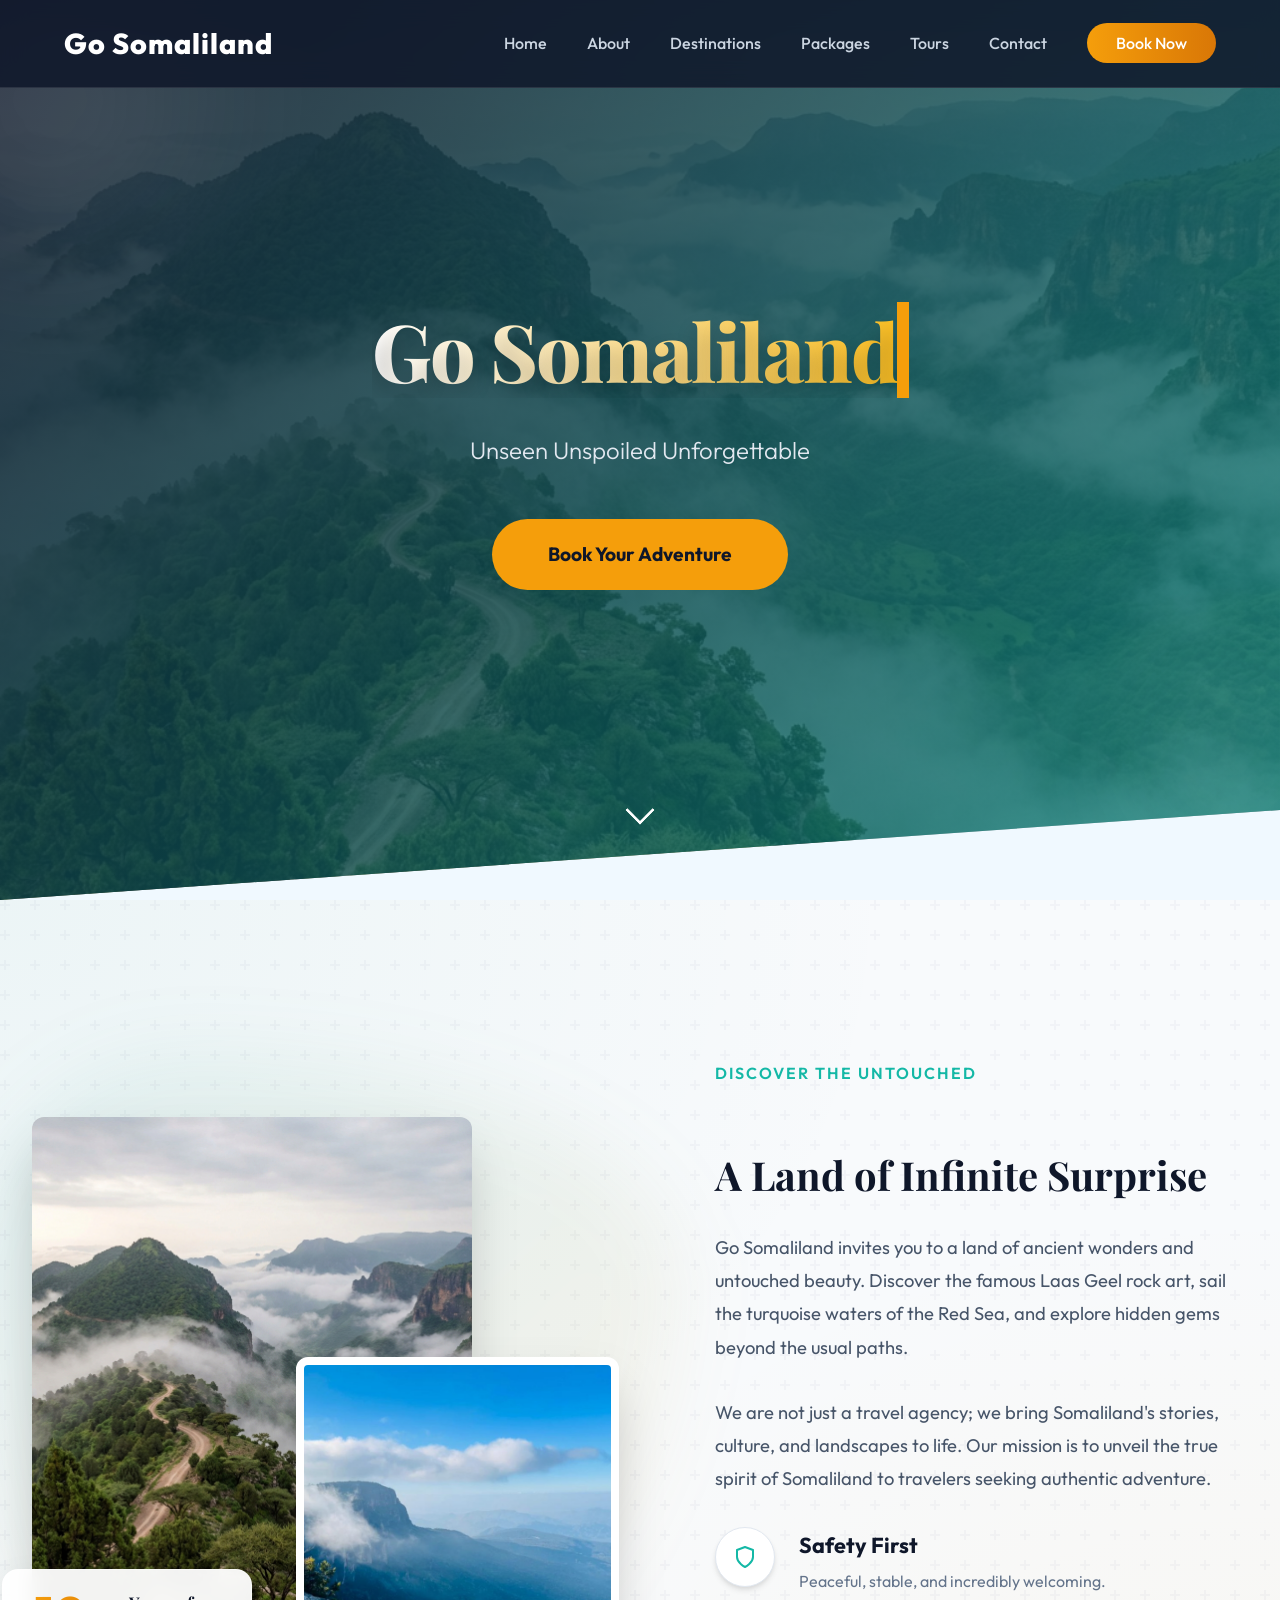
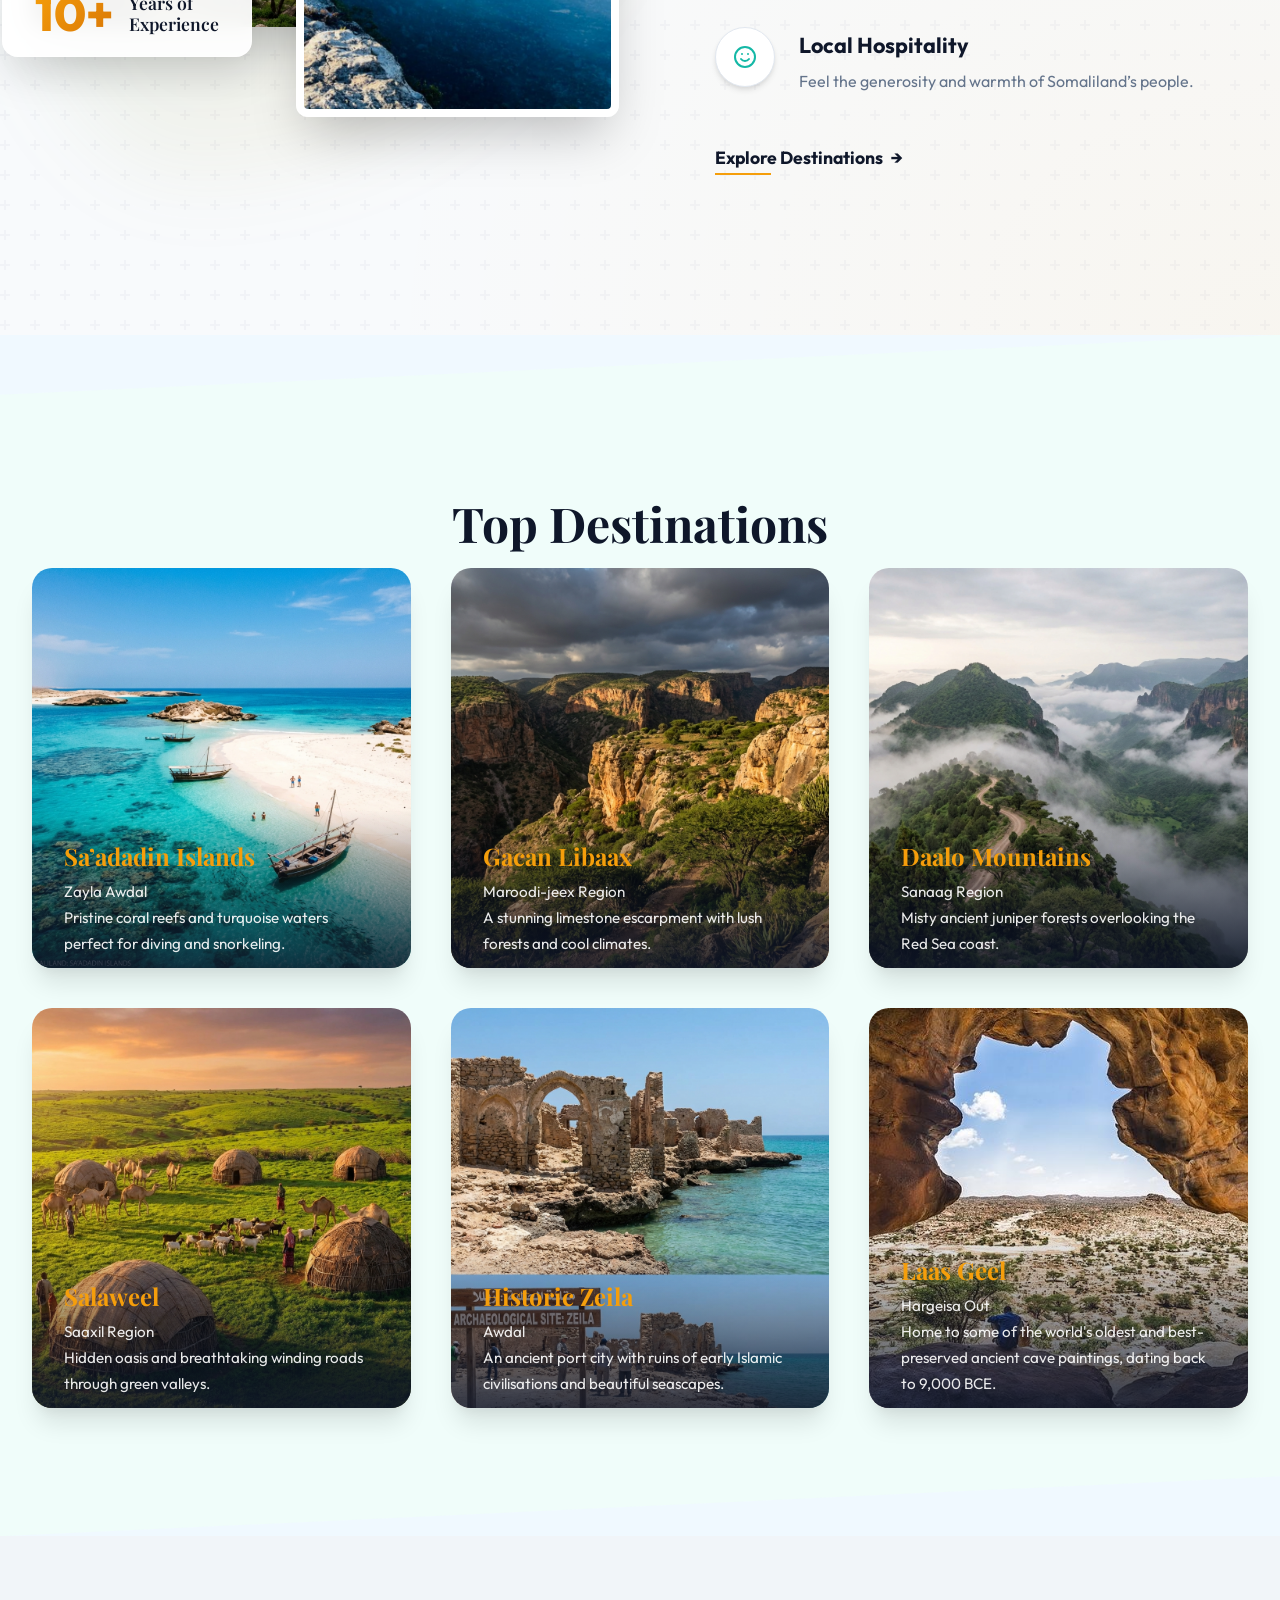
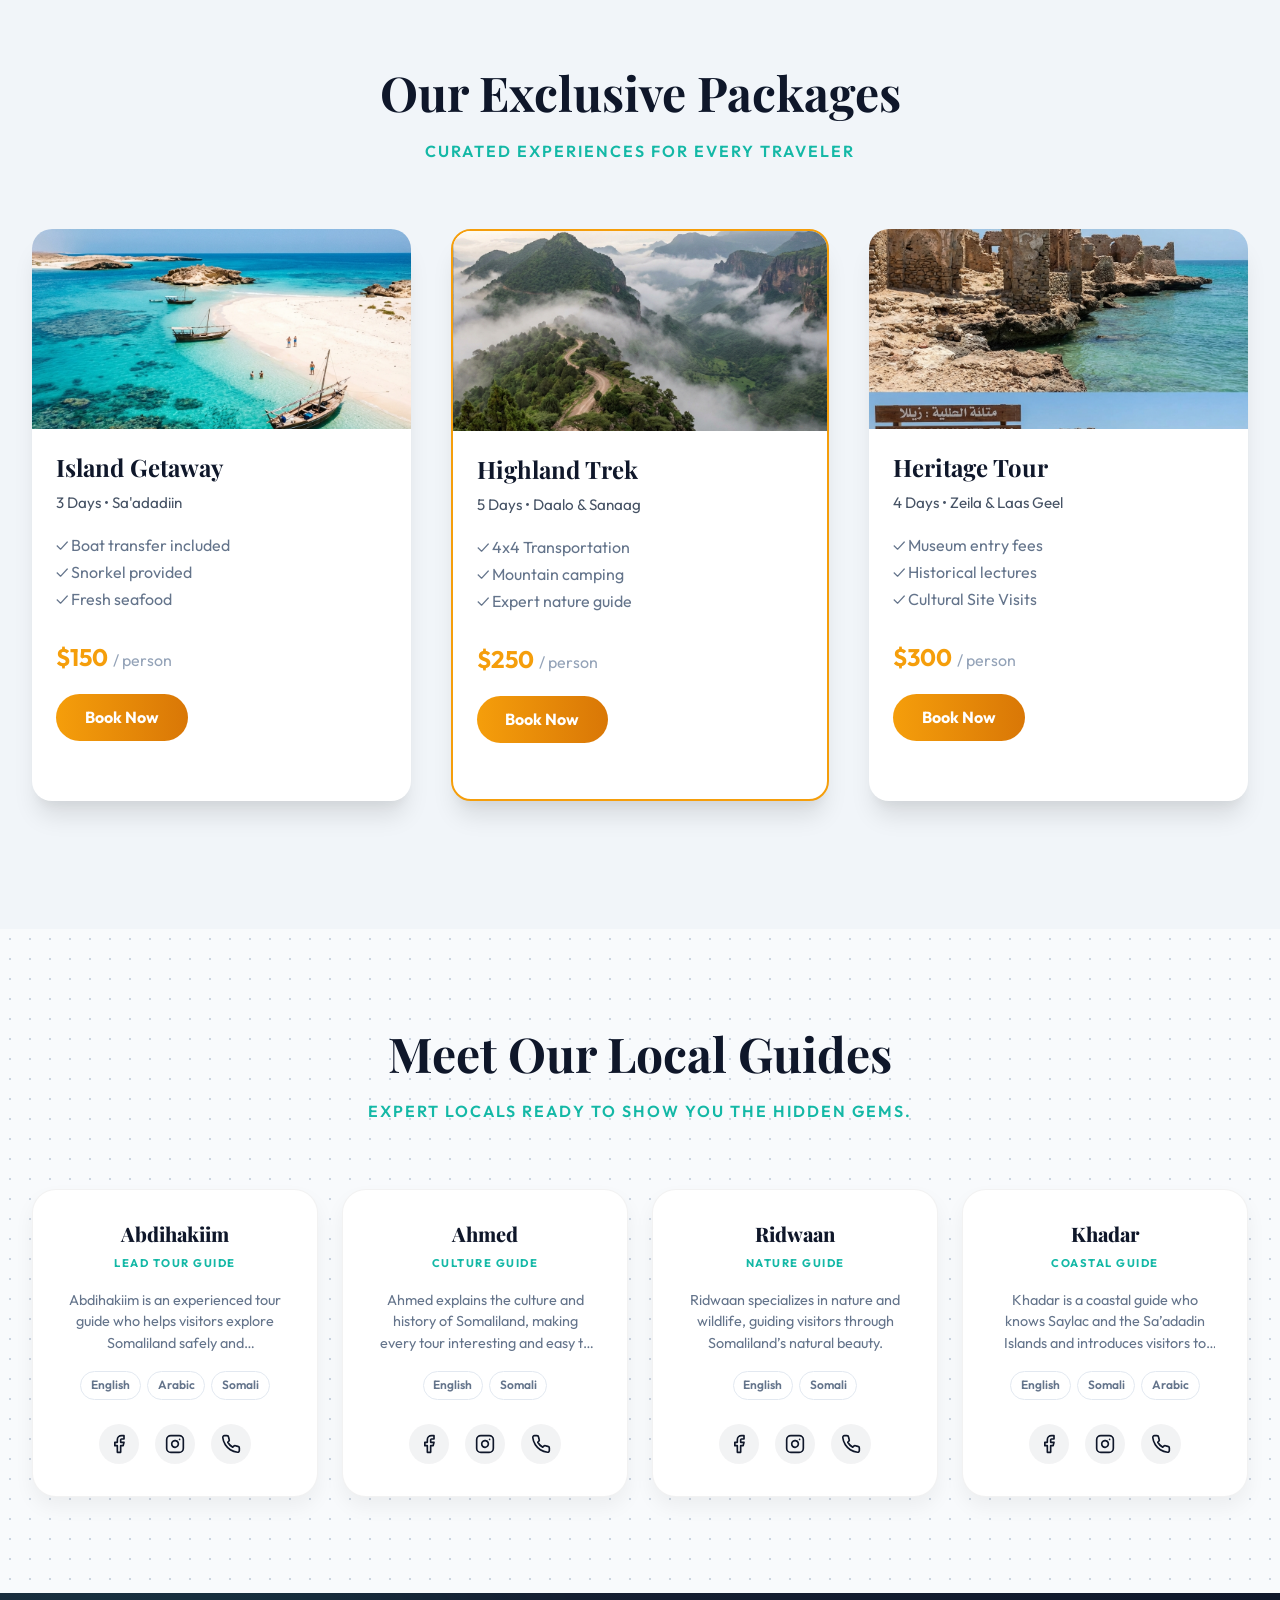
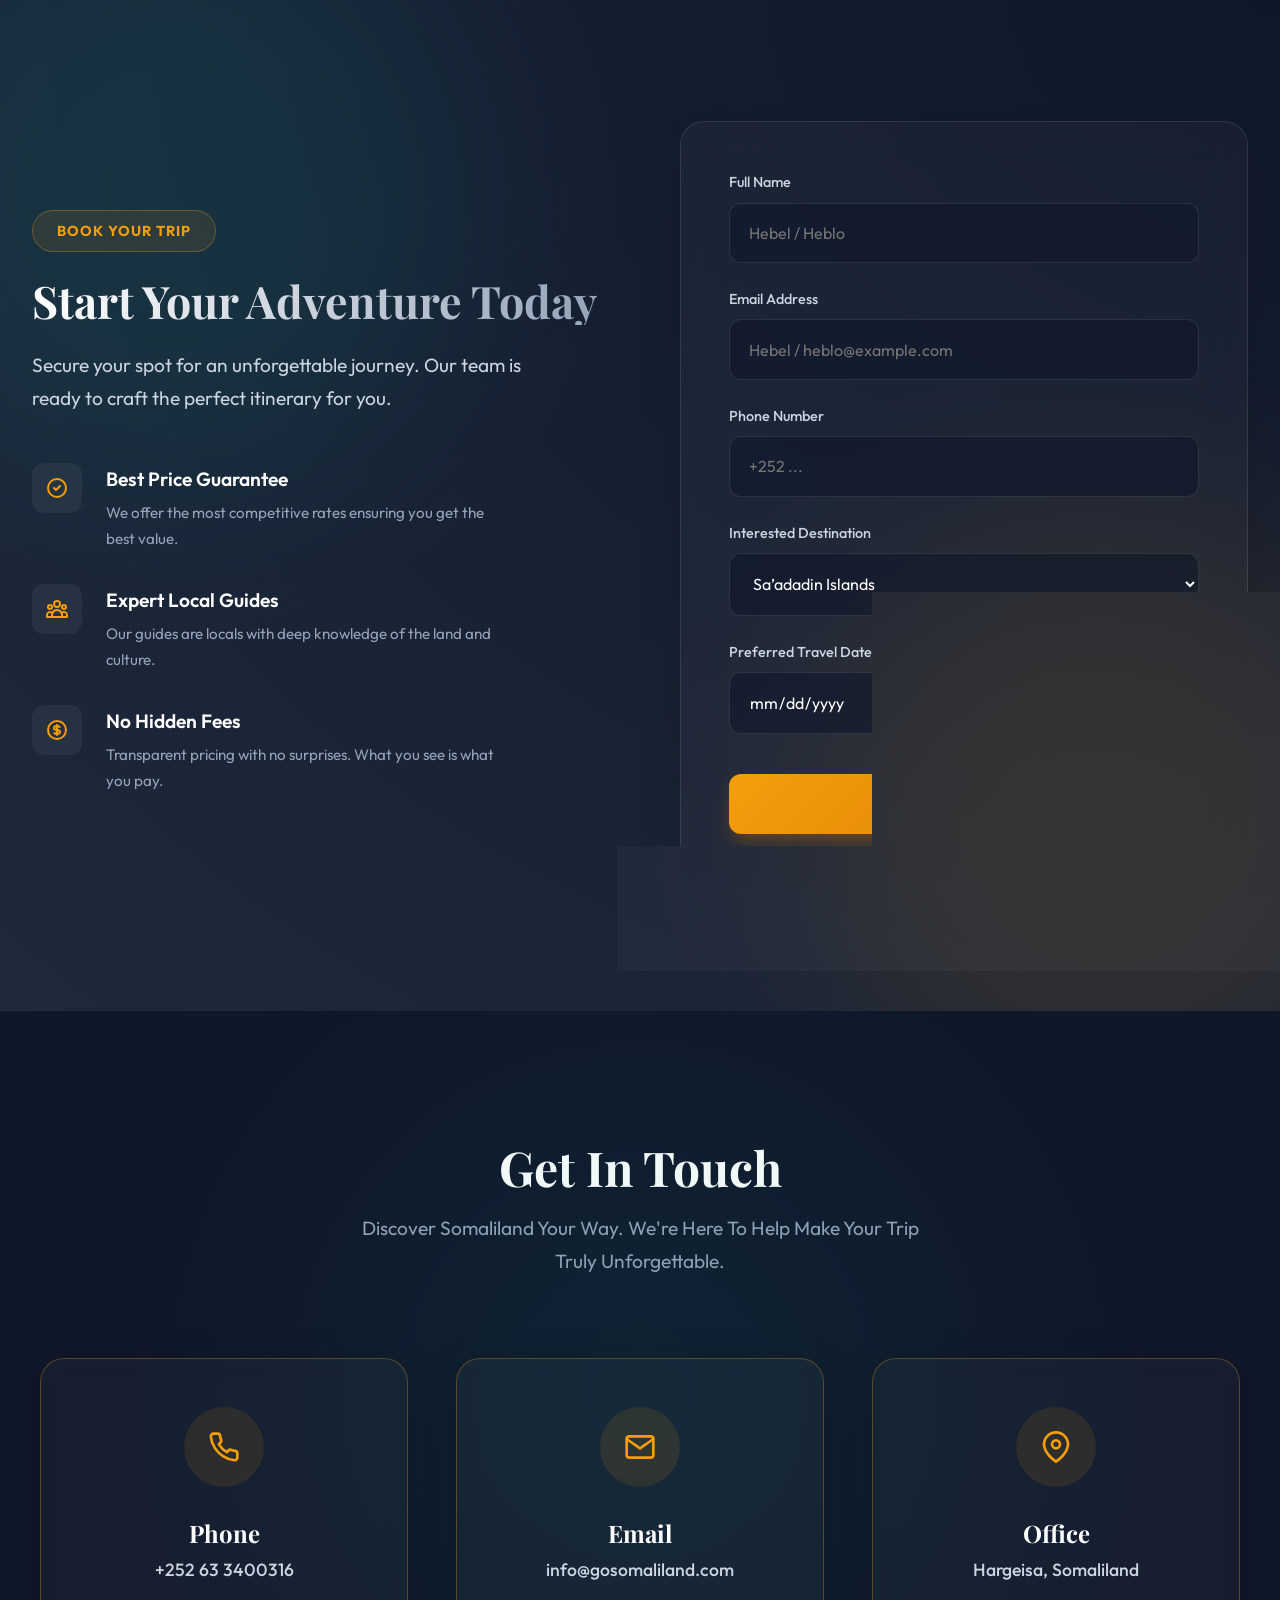
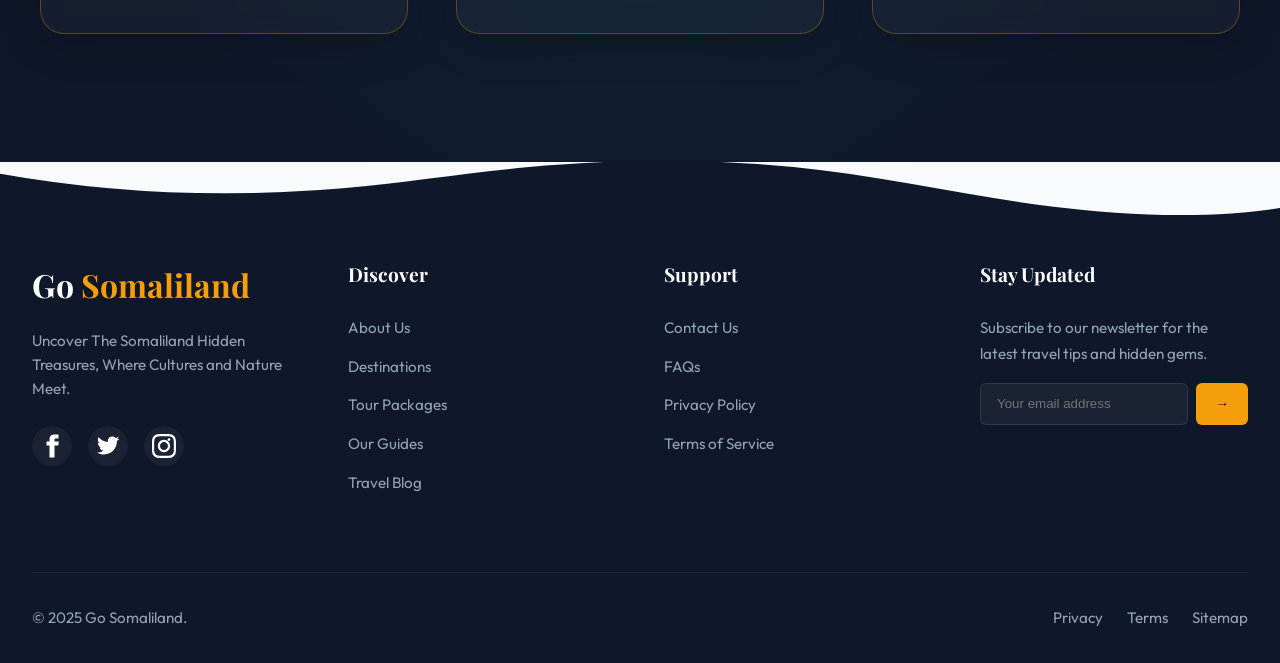
<file: index.html.html>
<!DOCTYPE html>
<html>

<head>
  <meta charset="UTF-8">
  <meta name="viewport" content="width=device-width, initial-scale=1.0">
  <title>Go Somaliland - Experience the Untouched Beauty</title>

  <meta name="author" content="Abdihakiim">
  <meta name="author" content="Ridwaan">
  <meta name="author" content="ahmed">
  <meta name="author" content="khadar">

  <link rel="stylesheet" href="style.css">
  <link rel="preconnect" href="https://fonts.googleapis.com">
  <link rel="preconnect" href="https://fonts.gstatic.com" crossorigin>
  <link
    href="https://fonts.googleapis.com/css2?family=Outfit:wght@300;400;600;700&family=Playfair+Display:ital,wght@0,600;1,600&display=swap"
    rel="stylesheet">

  <script>
    if (history.scrollRestoration) {
      history.scrollRestoration = 'manual';
    }
  </script>
</head>

<body>

  <nav class="navbar">
    <div class="logo">Go Somaliland</div>
    <ul class="nav-links">
      <li><a href="#home">Home</a></li>
      <li><a href="#about">About</a></li>
      <li><a href="#places">Destinations</a></li>
      <li><a href="#packages">Packages</a></li>
      <li><a href="#tours">Tours</a></li>
      <li><a href="#contact-info">Contact</a></li>
      <li><a href="#booking" class="btn-nav">Book Now</a></li>
    </ul>
  </nav>

  <header id="home" class="hero">
    <div class="hero-content">
      <h1 class="animate-fade-in">Go Somaliland</h1>
      <p class="animate-slide-up">Unseen Unspoiled Unforgettable</p>
      <a href="#booking" class="btn-hero animate-zoom-in">Book Your Adventure</a>
    </div>
    <div class="scroll-indicator">
      <span></span>
      <span></span>
      <span></span>
    </div>
  </header>

  <section id="about" class="about-section">
    <div class="container">
      <div class="about-wrapper">
        <div class="about-composition">
          <div class="composition-back-shape"></div>
          <div class="composition-img img-1" style="background-image: url('images/about_final.jpg');"></div>
          <div class="composition-img img-2" style="background-image: url('images/about_new.png');"></div>
          <div class="experience-badge">
            <span class="years">10+</span>
            <span class="text">Years of<br>Experience</span>
          </div>
        </div>

        <div class="about-content">
          <span class="section-subtitle" style="text-align: left;">Discover The Untouched</span>
          <h2 class="section-title" style="text-align: left; margin-bottom: 2rem;">A Land of Infinite Surprise</h2>

          <div class="about-text">
            <p>Go Somaliland invites you to a land of ancient wonders and untouched beauty. Discover the famous Laas
              Geel rock art, sail the turquoise waters of the Red Sea, and explore hidden gems beyond the usual paths.
            </p>
            <p>We are not just a travel agency; we bring Somaliland's stories, culture, and landscapes to life. Our
              mission is to unveil the true spirit of Somaliland to travelers seeking authentic adventure.</p>
          </div>

          <div class="about-features-list">
            <div class="af-item">
              <div class="af-icon">
                <svg xmlns="http://www.w3.org/2000/svg" width="24" height="24" viewBox="0 0 24 24" fill="none"
                  stroke="currentColor" stroke-width="2" stroke-linecap="round" stroke-linejoin="round">
                  <path d="M12 22s8-4 8-10V5l-8-3-8 3v7c0 6 8 10 8 10z"></path>
                </svg>
              </div>
              <div class="af-text">
                <h4>Safety First</h4>
                <p>Peaceful, stable, and incredibly welcoming.</p>
              </div>
            </div>
            <div class="af-item">
              <div class="af-icon">
                <svg xmlns="http://www.w3.org/2000/svg" width="24" height="24" viewBox="0 0 24 24" fill="none"
                  stroke="currentColor" stroke-width="2" stroke-linecap="round" stroke-linejoin="round">
                  <circle cx="12" cy="12" r="10"></circle>
                  <path d="M8 14s1.5 2 4 2 4-2 4-2"></path>
                  <line x1="9" y1="9" x2="9.01" y2="9"></line>
                  <line x1="15" y1="9" x2="15.01" y2="9"></line>
                </svg>
              </div>
              <div class="af-text">
                <h4>Local Hospitality</h4>
                <p>Feel the generosity and warmth of Somaliland’s people.</p>
              </div>
            </div>
          </div>

          <a href="#places" class="btn-text-arrow">Explore Destinations <span>&rarr;</span></a>
        </div>
      </div>
    </div>
  </section>

  <section id="places" class="places-section">
    <div class="container">
      <h2 class="section-title">Top Destinations</h2>
      <div class="places-grid">
        <div class="place-card">
          <div class="place-image" style="background-image: url('images/saadadin.png');"></div>
          <div class="place-info">
            <h3>Sa’adadin Islands</h3>
            <p class="location">Zayla Awdal</p>
            <p class="desc">Pristine coral reefs and turquoise waters perfect for diving and snorkeling.</p>
          </div>
        </div>

        <div class="place-card">
          <div class="place-image" style="background-image: url('images/gacan.png');"></div>
          <div class="place-info">
            <h3>Gacan Libaax</h3>
            <p class="location">Maroodi-jeex Region</p>
            <p class="desc">A stunning limestone escarpment with lush forests and cool climates.</p>
          </div>
        </div>

        <div class="place-card">
          <div class="place-image" style="background-image: url('images/Daalo.png');"></div>
          <div class="place-info">
            <h3>Daalo Mountains</h3>
            <p class="location">Sanaag Region</p>
            <p class="desc">Misty ancient juniper forests overlooking the Red Sea coast.</p>
          </div>
        </div>

        <div class="place-card">
          <div class="place-image" style="background-image: url('images/salaweel.png');"></div>
          <div class="place-info">
            <h3>Salaweel</h3>
            <p class="location">Saaxil Region</p>
            <p class="desc">Hidden oasis and breathtaking winding roads through green valleys.</p>
          </div>
        </div>

        <div class="place-card">
          <div class="place-image" style="background-image: url('images/saylac.png');"></div>
          <div class="place-info">
            <h3>Historic Zeila</h3>
            <p class="location">Awdal</p>
            <p class="desc">An ancient port city with ruins of early Islamic civilisations and beautiful seascapes.</p>
          </div>
        </div>

        <div class="place-card">
          <div class="place-image" style="background-image: url('images/laasgeel.png');"></div>
          <div class="place-info">
            <h3>Laas Geel</h3>
            <p class="location">Hargeisa Out</p>
            <p class="desc">Home to some of the world's oldest and best-preserved ancient cave paintings, dating back to
              9,000 BCE.</p>
          </div>
        </div>
      </div>
    </div>
  </section>

  <section id="packages" class="packages-section" style="background: #f1f5f9;">
    <div class="container">
      <h2 class="section-title">Our Exclusive Packages</h2>
      <span class="section-subtitle">Curated experiences for every traveler</span>

      <div class="places-grid">
        <div class="place-card" style="height: auto; padding-bottom: 2rem;">
          <div class="place-image" style="background-image: url('images/saadadin.png'); height: 200px;"></div>
          <div class="place-info"
            style="position: relative; transform: none; background: transparent; color: var(--text-main); padding: 1.5rem;">
            <h3 style="color: var(--primary);">Island Getaway</h3>
            <p style="color: var(--text-main); margin-bottom: 1rem;">3 Days • Sa'adadiin</p>
            <ul style="margin-bottom: 1.5rem; color: #64748b;">
              <li>✓ Boat transfer included</li>
              <li>✓ Snorkel provided</li>
              <li>✓ Fresh seafood</li>
            </ul>
            <span
              style="display: block; font-size: 1.5rem; font-weight: 700; color: var(--accent); margin-bottom: 1rem;">
              $150 <span style="font-size: 1rem; color: #94a3b8; font-weight: 400;">/ person</span>
            </span>
            <a href="#booking" class="btn-nav" style="display: inline-block; text-align: center;">Book Now</a>
          </div>
        </div>

        <div class="place-card" style="height: auto; padding-bottom: 2rem; border: 2px solid var(--accent);">
          <div class="place-image" style="background-image: url('images/Daalo.png'); height: 200px;"></div>
          <div class="place-info"
            style="position: relative; transform: none; background: transparent; color: var(--text-main); padding: 1.5rem;">
            <h3 style="color: var(--primary);">Highland Trek</h3>
            <p style="color: var(--text-main); margin-bottom: 1rem;">5 Days • Daalo & Sanaag</p>
            <ul style="margin-bottom: 1.5rem; color: #64748b;">
              <li>✓ 4x4 Transportation</li>
              <li>✓ Mountain camping</li>
              <li>✓ Expert nature guide</li>
            </ul>
            <span
              style="display: block; font-size: 1.5rem; font-weight: 700; color: var(--accent); margin-bottom: 1rem;">
              $250 <span style="font-size: 1rem; color: #94a3b8; font-weight: 400;">/ person</span>
            </span>
            <a href="#booking" class="btn-nav" style="display: inline-block; text-align: center;">Book Now</a>
          </div>
        </div>

        <div class="place-card" style="height: auto; padding-bottom: 2rem;">
          <div class="place-image" style="background-image: url('images/saylac.png'); height: 200px;"></div>
          <div class="place-info"
            style="position: relative; transform: none; background: transparent; color: var(--text-main); padding: 1.5rem;">
            <h3 style="color: var(--primary);">Heritage Tour</h3>
            <p style="color: var(--text-main); margin-bottom: 1rem;">4 Days • Zeila & Laas Geel</p>
            <ul style="margin-bottom: 1.5rem; color: #64748b;">
              <li>✓ Museum entry fees</li>
              <li>✓ Historical lectures</li>
              <li>✓ Cultural Site Visits</li>
            </ul>
            <span
              style="display: block; font-size: 1.5rem; font-weight: 700; color: var(--accent); margin-bottom: 1rem;">
              $300 <span style="font-size: 1rem; color: #94a3b8; font-weight: 400;">/ person</span>
            </span>
            <a href="#booking" class="btn-nav" style="display: inline-block; text-align: center;">Book Now</a>
          </div>
        </div>
      </div>
    </div>
  </section>

  <section id="tours" class="tours-section">
    <div class="container">
      <h2 class="section-title">Meet Our Local Guides</h2>
      <span class="section-subtitle">Expert locals ready to show you the hidden gems.</span>

      <div class="guides-grid">
        <div class="guide-card">
          <div class="guide-info">
            <h3>Abdihakiim</h3>
            <span class="role">Lead Tour Guide</span>
            <p>Abdihakiim is an experienced tour guide who helps visitors explore Somaliland safely and comfortably.</p>
            <div class="languages"><span>English</span><span>Arabic</span><span>Somali</span></div>
            <div class="guide-socials">
              <a href="#"><svg xmlns="http://www.w3.org/2000/svg" width="20" height="20" viewBox="0 0 24 24" fill="none"
                  stroke="currentColor" stroke-width="2" stroke-linecap="round" stroke-linejoin="round">
                  <path d="M18 2h-3a5 5 0 0 0-5 5v3H7v4h3v8h4v-8h3l1-4h-4V7a1 1 0 0 1 1-1h3z"></path>
                </svg></a>
              <a href="#"><svg xmlns="http://www.w3.org/2000/svg" width="20" height="20" viewBox="0 0 24 24" fill="none"
                  stroke="currentColor" stroke-width="2" stroke-linecap="round" stroke-linejoin="round">
                  <rect x="2" y="2" width="20" height="20" rx="5" ry="5"></rect>
                  <path d="M16 11.37A4 4 0 1 1 12.63 8 4 4 0 0 1 16 11.37z"></path>
                  <line x1="17.5" y1="6.5" x2="17.51" y2="6.5"></line>
                </svg></a>
              <a href="#"><svg xmlns="http://www.w3.org/2000/svg" width="20" height="20" viewBox="0 0 24 24" fill="none"
                  stroke="currentColor" stroke-width="2" stroke-linecap="round" stroke-linejoin="round">
                  <path
                    d="M22 16.92v3a2 2 0 0 1-2.18 2 19.79 19.79 0 0 1-8.63-3.07 19.5 19.5 0 0 1-6-6 19.79 19.79 0 0 1-3.07-8.67A2 2 0 0 1 4.11 2h3a2 2 0 0 1 2 1.72 12.84 12.84 0 0 0 .7 2.81 2 2 0 0 1-.45 2.11L8.09 9.91a16 16 0 0 0 6 6l1.27-1.27a2 2 0 0 1 2.11-.45 12.84 12.84 0 0 0 2.81.7A2 2 0 0 1 22 16.92z">
                  </path>
                </svg></a>
            </div>
          </div>
        </div>

        <div class="guide-card">
          <div class="guide-info">
            <h3>Ahmed</h3>
            <span class="role">Culture Guide</span>
            <p>Ahmed explains the culture and history of Somaliland, making every tour interesting and easy to
              understand.</p>
            <div class="languages"><span>English</span><span>Somali</span></div>
            <div class="guide-socials">
              <a href="#"><svg xmlns="http://www.w3.org/2000/svg" width="20" height="20" viewBox="0 0 24 24" fill="none"
                  stroke="currentColor" stroke-width="2" stroke-linecap="round" stroke-linejoin="round">
                  <path d="M18 2h-3a5 5 0 0 0-5 5v3H7v4h3v8h4v-8h3l1-4h-4V7a1 1 0 0 1 1-1h3z"></path>
                </svg></a>
              <a href="#"><svg xmlns="http://www.w3.org/2000/svg" width="20" height="20" viewBox="0 0 24 24" fill="none"
                  stroke="currentColor" stroke-width="2" stroke-linecap="round" stroke-linejoin="round">
                  <rect x="2" y="2" width="20" height="20" rx="5" ry="5"></rect>
                  <path d="M16 11.37A4 4 0 1 1 12.63 8 4 4 0 0 1 16 11.37z"></path>
                  <line x1="17.5" y1="6.5" x2="17.51" y2="6.5"></line>
                </svg></a>
              <a href="#"><svg xmlns="http://www.w3.org/2000/svg" width="20" height="20" viewBox="0 0 24 24" fill="none"
                  stroke="currentColor" stroke-width="2" stroke-linecap="round" stroke-linejoin="round">
                  <path
                    d="M22 16.92v3a2 2 0 0 1-2.18 2 19.79 19.79 0 0 1-8.63-3.07 19.5 19.5 0 0 1-6-6 19.79 19.79 0 0 1-3.07-8.67A2 2 0 0 1 4.11 2h3a2 2 0 0 1 2 1.72 12.84 12.84 0 0 0 .7 2.81 2 2 0 0 1-.45 2.11L8.09 9.91a16 16 0 0 0 6 6l1.27-1.27a2 2 0 0 1 2.11-.45 12.84 12.84 0 0 0 2.81.7A2 2 0 0 1 22 16.92z">
                  </path>
                </svg></a>
            </div>
          </div>
        </div>

        <div class="guide-card">
          <div class="guide-info">
            <h3>Ridwaan</h3>
            <span class="role">Nature Guide</span>
            <p>Ridwaan specializes in nature and wildlife, guiding visitors through Somaliland’s natural beauty.</p>
            <div class="languages"><span>English</span><span>Somali</span></div>
            <div class="guide-socials">
              <a href="#"><svg xmlns="http://www.w3.org/2000/svg" width="20" height="20" viewBox="0 0 24 24" fill="none"
                  stroke="currentColor" stroke-width="2" stroke-linecap="round" stroke-linejoin="round">
                  <path d="M18 2h-3a5 5 0 0 0-5 5v3H7v4h3v8h4v-8h3l1-4h-4V7a1 1 0 0 1 1-1h3z"></path>
                </svg></a>
              <a href="#"><svg xmlns="http://www.w3.org/2000/svg" width="20" height="20" viewBox="0 0 24 24" fill="none"
                  stroke="currentColor" stroke-width="2" stroke-linecap="round" stroke-linejoin="round">
                  <rect x="2" y="2" width="20" height="20" rx="5" ry="5"></rect>
                  <path d="M16 11.37A4 4 0 1 1 12.63 8 4 4 0 0 1 16 11.37z"></path>
                  <line x1="17.5" y1="6.5" x2="17.51" y2="6.5"></line>
                </svg></a>
              <a href="#"><svg xmlns="http://www.w3.org/2000/svg" width="20" height="20" viewBox="0 0 24 24" fill="none"
                  stroke="currentColor" stroke-width="2" stroke-linecap="round" stroke-linejoin="round">
                  <path
                    d="M22 16.92v3a2 2 0 0 1-2.18 2 19.79 19.79 0 0 1-8.63-3.07 19.5 19.5 0 0 1-6-6 19.79 19.79 0 0 1-3.07-8.67A2 2 0 0 1 4.11 2h3a2 2 0 0 1 2 1.72 12.84 12.84 0 0 0 .7 2.81 2 2 0 0 1-.45 2.11L8.09 9.91a16 16 0 0 0 6 6l1.27-1.27a2 2 0 0 1 2.11-.45 12.84 12.84 0 0 0 2.81.7A2 2 0 0 1 22 16.92z">
                  </path>
                </svg></a>
            </div>
          </div>
        </div>

        <div class="guide-card">
          <div class="guide-info">
            <h3>Khadar</h3>
            <span class="role">Coastal Guide</span>
            <p>Khadar is a coastal guide who knows Saylac and the Sa’adadin Islands and introduces visitors to
              Somaliland’s marine life.</p>
            <div class="languages"><span>English</span><span>Somali</span><span>Arabic</span></div>
            <div class="guide-socials">
              <a href="#"><svg xmlns="http://www.w3.org/2000/svg" width="20" height="20" viewBox="0 0 24 24" fill="none"
                  stroke="currentColor" stroke-width="2" stroke-linecap="round" stroke-linejoin="round">
                  <path d="M18 2h-3a5 5 0 0 0-5 5v3H7v4h3v8h4v-8h3l1-4h-4V7a1 1 0 0 1 1-1h3z"></path>
                </svg></a>
              <a href="#"><svg xmlns="http://www.w3.org/2000/svg" width="20" height="20" viewBox="0 0 24 24" fill="none"
                  stroke="currentColor" stroke-width="2" stroke-linecap="round" stroke-linejoin="round">
                  <rect x="2" y="2" width="20" height="20" rx="5" ry="5"></rect>
                  <path d="M16 11.37A4 4 0 1 1 12.63 8 4 4 0 0 1 16 11.37z"></path>
                  <line x1="17.5" y1="6.5" x2="17.51" y2="6.5"></line>
                </svg></a>
              <a href="#"><svg xmlns="http://www.w3.org/2000/svg" width="20" height="20" viewBox="0 0 24 24" fill="none"
                  stroke="currentColor" stroke-width="2" stroke-linecap="round" stroke-linejoin="round">
                  <path
                    d="M22 16.92v3a2 2 0 0 1-2.18 2 19.79 19.79 0 0 1-8.63-3.07 19.5 19.5 0 0 1-6-6 19.79 19.79 0 0 1-3.07-8.67A2 2 0 0 1 4.11 2h3a2 2 0 0 1 2 1.72 12.84 12.84 0 0 0 .7 2.81 2 2 0 0 1-.45 2.11L8.09 9.91a16 16 0 0 0 6 6l1.27-1.27a2 2 0 0 1 2.11-.45 12.84 12.84 0 0 0 2.81.7A2 2 0 0 1 22 16.92z">
                  </path>
                </svg></a>
            </div>
          </div>
        </div>
      </div>
    </div>
  </section>

  <section id="booking" class="booking-section">
    <div class="container">
      <div class="booking-wrapper">
        <div class="booking-content">
          <span class="booking-badge">Book Your Trip</span>
          <h2>Start Your Adventure Today</h2>
          <p>Secure your spot for an unforgettable journey. Our team is ready to craft the perfect itinerary for you.
          </p>

          <div class="booking-features">
            <div class="b-feature">
              <div class="b-icon">
                <svg fill="none" viewBox="0 0 24 24" stroke="currentColor">
                  <path stroke-linecap="round" stroke-linejoin="round" stroke-width="2"
                    d="M9 12l2 2 4-4m6 2a9 9 0 11-18 0 9 9 0 0118 0z" />
                </svg>
              </div>
              <div>
                <h4>Best Price Guarantee</h4>
                <p>We offer the most competitive rates ensuring you get the best value.</p>
              </div>
            </div>
            <div class="b-feature">
              <div class="b-icon">
                <svg fill="none" viewBox="0 0 24 24" stroke="currentColor">
                  <path stroke-linecap="round" stroke-linejoin="round" stroke-width="2"
                    d="M17 20h5v-2a3 3 0 00-5.356-1.857M17 20H7m10 0v-2c0-.656-.126-1.283-.356-1.857M7 20H2v-2a3 3 0 015.356-1.857M7 20v-2c0-.656.126-1.283.356-1.857m0 0a5.002 5.002 0 019.288 0M15 7a3 3 0 11-6 0 3 3 0 016 0zm6 3a2 2 0 11-4 0 2 2 0 014 0zM7 10a2 2 0 11-4 0 2 2 0 014 0z" />
                </svg>
              </div>
              <div>
                <h4>Expert Local Guides</h4>
                <p>Our guides are locals with deep knowledge of the land and culture.</p>
              </div>
            </div>
            <div class="b-feature">
              <div class="b-icon">
                <svg fill="none" viewBox="0 0 24 24" stroke="currentColor">
                  <path stroke-linecap="round" stroke-linejoin="round" stroke-width="2"
                    d="M12 8c-1.657 0-3 .895-3 2s1.343 2 3 2 3 .895 3 2-1.343 2-3 2m0-8c1.11 0 2.08.402 2.599 1M12 8V7m0 1v8m0 0v1m0-1c-1.11 0-2.08-.402-2.599-1M21 12a9 9 0 11-18 0 9 9 0 0118 0z" />
                </svg>
              </div>
              <div>
                <h4>No Hidden Fees</h4>
                <p>Transparent pricing with no surprises. What you see is what you pay.</p>
              </div>
            </div>
          </div>
        </div>

        <div class="booking-form-container">
          <form class="booking-form">
            <div class="form-group">
              <label for="name">Full Name</label>
              <input type="text" id="name" placeholder="Hebel / Heblo" required>
            </div>
            <div class="form-group">
              <label for="email">Email Address</label>
              <input type="email" id="email" placeholder="Hebel / heblo@example.com" required>
            </div>
            <div class="form-group">
              <label for="phone">Phone Number</label>
              <input type="tel" id="phone" placeholder="+252 ..." required>
            </div>
            <div class="form-group">
              <label for="destination">Interested Destination</label>
              <select id="destination">
                <option value="saadadin">Sa’adadin Islands</option>
                <option value="gacan">Gacan Libaax</option>
                <option value="daalo">Daalo Mountains</option>
                <option value="salaweel">Salaweel</option>
                <option value="saylac">Zeila (Saylac)</option>
                <option value="other">Custom Tour</option>
              </select>
            </div>
            <div class="form-group">
              <label for="date">Preferred Travel Date</label>
              <input type="date" id="date" required>
            </div>
            <button type="submit" class="btn-submit">Send Inquiry</button>
          </form>
        </div>
      </div>
    </div>
  </section>

  <section id="contact-info" class="contact-info-section">
    <div class="contact-bg-glow"></div>
    <div class="container">
      <h2 class="section-title" style="color: var(--white);">Get In Touch</h2>
      <div class="title-underline"></div>
      <p class="contact-intro">Discover Somaliland Your Way. We're Here To Help Make Your Trip Truly Unforgettable.</p>

      <div class="contact-cards">
        <div class="contact-card">
          <div class="icon-circle">
            <svg viewBox="0 0 24 24" fill="none" stroke="currentColor" stroke-width="2" stroke-linecap="round"
              stroke-linejoin="round" width="32" height="32">
              <path
                d="M22 16.92v3a2 2 0 0 1-2.18 2 19.79 19.79 0 0 1-8.63-3.07 19.5 19.5 0 0 1-6-6 19.79 19.79 0 0 1-3.07-8.67A2 2 0 0 1 4.11 2h3a2 2 0 0 1 2 1.72 12.84 12.84 0 0 0 .7 2.81 2 2 0 0 1-.45 2.11L8.09 9.91a16 16 0 0 0 6 6l1.27-1.27a2 2 0 0 1 2.11-.45 12.84 12.84 0 0 0 2.81.7A2 2 0 0 1 22 16.92z">
              </path>
            </svg>
          </div>
          <h3>Phone</h3>
          <p>+252 63 3400316</p>
        </div>

        <div class="contact-card">
          <div class="icon-circle">
            <svg viewBox="0 0 24 24" fill="none" stroke="currentColor" stroke-width="2" stroke-linecap="round"
              stroke-linejoin="round" width="32" height="32">
              <path d="M4 4h16c1.1 0 2 .9 2 2v12c0 1.1-.9 2-2 2H4c-1.1 0-2-.9-2-2V6c0-1.1.9-2 2-2z"></path>
              <polyline points="22,6 12,13 2,6"></polyline>
            </svg>
          </div>
          <h3>Email</h3>
          <p>info@gosomaliland.com</p>
        </div>

        <div class="contact-card">
          <div class="icon-circle">
            <svg viewBox="0 0 24 24" fill="none" stroke="currentColor" stroke-width="2" stroke-linecap="round"
              stroke-linejoin="round" width="32" height="32">
              <path d="M21 10c0 7-9 13-9 13s-9-6-9-13a9 9 0 0 1 18 0z"></path>
              <circle cx="12" cy="10" r="3"></circle>
            </svg>
          </div>
          <h3>Office</h3>
          <p>Hargeisa, Somaliland</p>
        </div>
      </div>
    </div>
  </section>

  <footer id="footer-main" class="footer">
    <div class="container">
      <div class="footer-grid">

        <div class="footer-col brand-col">
          <div class="footer-logo">Go <span>Somaliland</span></div>
          <p class="brand-desc">Uncover The Somaliland Hidden Treasures, Where Cultures and Nature Meet.</p>
          <div class="social-links">
            <a href="#" aria-label="Facebook"><svg fill="currentColor" viewBox="0 0 24 24" width="24" height="24">
                <path
                  d="M18.77 7.46H14.5v-1.9c0-.9.6-1.1 1-1.1h3V.5h-4.33C10.24.5 9.5 3.44 9.5 5.32v2.15h-3v4h3v12h5v-12h3.85l.42-4z" />
              </svg></a>
            <a href="#" aria-label="Twitter"><svg fill="currentColor" viewBox="0 0 24 24" width="24" height="24">
                <path
                  d="M23.44 4.83c-.8.37-1.5.38-2.22.02.93-.56.98-.96 1.32-2.02-.88.52-1.86.9-2.9 1.1-.82-.88-2-1.43-3.3-1.43-2.5 0-4.55 2.04-4.55 4.54 0 .36.03.7.1 1.04-3.77-.2-7.12-2-9.36-4.75-.4.67-.6 1.45-.6 2.3 0 1.56.8 2.95 2 3.77-.74-.03-1.44-.23-2.05-.57v.06c0 2.2 1.56 4.03 3.64 4.44-.38.1-.77.15-1.18.15-.27 0-.54-.03-.8-.08.54 1.8 2.22 3.1 4.15 3.14-1.55 1.2-3.5 1.92-5.6 1.92-.36 0-.74-.02-1.1-.08 2 1.3 4.4 2.04 6.97 2.04 8.35 0 12.92-6.92 12.92-12.93 0-.2 0-.4-.02-.6.9-.63 1.96-1.22 2.56-2.14z" />
              </svg></a>
            <a href="#" aria-label="Instagram"><svg fill="currentColor" viewBox="0 0 24 24" width="24" height="24">
                <path
                  d="M12 2.16c3.2 0 3.58.01 4.85.07 3.25.15 4.77 1.69 4.92 4.92.06 1.27.07 1.64.07 4.85 0 3.2-.01 3.58-.07 4.85-.15 3.23-1.66 4.77-4.92 4.92-1.27.06-1.64.07-4.85.07-3.2 0-3.58-.01-4.85-.07-3.25-.15-4.77-1.69-4.92-4.92-.06-1.27-.07-1.64-.07-4.85 0-3.2.01-3.58.07-4.85.15-3.23 1.66-4.77 4.92-4.92 1.27-.06 1.64-.07 4.85-.07m0-2.16c-3.26 0-3.66.01-4.94.07-4.35.2-6.78 2.63-6.98 6.98-.06 1.28-.07 1.69-.07 4.94 0 3.26.01 3.66.07 4.94.2 4.35 2.63 6.78 6.98 6.98 1.28.06 1.69.07 4.94.07 3.26 0 3.66-.01 4.94-.07 4.35-.2 6.78-2.63 6.98-6.98.06-1.28.07-1.69.07-4.94 0-3.26-.01-3.66-.07-4.94-.2-4.35-2.63-6.78-6.98-6.98C15.66.01 15.25 0 12 0zm0 5.84c-3.4 0-6.16 2.76-6.16 6.16 0 3.4 2.76 6.16 6.16 6.16 3.4 0 6.16-2.76 6.16-6.16 0-3.4-2.76-6.16-6.16-6.16zm0 10.16c-2.2 0-4-1.8-4-4 0-2.2 1.8-4 4-4 2.2 0 4 1.8 4 4 0 2.2-1.8 4-4 4zm6.4-10.45c0 .77-.63 1.4-1.4 1.4-.77 0-1.4-.63-1.4-1.4 0-.77.63-1.4 1.4-1.4.77 0 1.4.63 1.4 1.4z" />
              </svg></a>
          </div>
        </div>

        <div class="footer-col links-col">
          <h4>Discover</h4>
          <ul>
            <li><a href="#about">About Us</a></li>
            <li><a href="#places">Destinations</a></li>
            <li><a href="#packages">Tour Packages</a></li>
            <li><a href="#tours">Our Guides</a></li>
            <li><a href="#blog">Travel Blog</a></li>
          </ul>
        </div>

        <div class="footer-col links-col">
          <h4>Support</h4>
          <ul>
            <li><a href="#contact-info">Contact Us</a></li>
            <li><a href="#faq">FAQs</a></li>
            <li><a href="#policy">Privacy Policy</a></li>
            <li><a href="#terms">Terms of Service</a></li>
          </ul>
        </div>

        <div class="footer-col newsletter-col">
          <h4>Stay Updated</h4>
          <p>Subscribe to our newsletter for the latest travel tips and hidden gems.</p>
          <form class="footer-newsletter">
            <input type="email" placeholder="Your email address" required>
            <button type="submit">→</button>
          </form>
        </div>

      </div>

      <div class="footer-bottom">
        <p>&copy; 2025 Go Somaliland.</p>
        <div class="footer-bottom-links">
          <a href="#">Privacy</a>
          <a href="#">Terms</a>
          <a href="#">Sitemap</a>
        </div>
      </div>
    </div>
  </footer>

</body>

</html>
</file>
<file: style.css>
/* 
   Go Somaliland
   Author: Abdihakiim
   Author: Ridwaan
   Author: Ahmed
   Author: khadar
*/

@import url('https://fonts.googleapis.com/css2?family=Outfit:wght@300;400;500;700&family=Playfair+Display:ital,wght@0,600;0,800;1,600&display=swap');

:root {
    --primary: #0f172a;
    --primary-light: #1e293b;
    --accent: #f59e0b;
    --accent-glow: #fbbf24;
    --brand-teal: #14b8a6;
    --text-main: #334155;
    --text-light: #94a3b8;
    --white: #ffffff;
    --gradient-hero: linear-gradient(135deg, rgba(15, 23, 42, 0.9), rgba(13, 148, 136, 0.7));
    --card-shadow: 0 20px 25px -5px rgba(0, 0, 0, 0.1), 0 10px 10px -5px rgba(0, 0, 0, 0.04);
    --hover-shadow: 0 25px 50px -12px rgba(0, 0, 0, 0.25);
    --transition-fast: 0.3s cubic-bezier(0.4, 0, 0.2, 1);
    --transition-bounce: 0.5s cubic-bezier(0.68, -0.55, 0.265, 1.55);
}

* {
    margin: 0;
    padding: 0;
    box-sizing: border-box;
    scroll-behavior: smooth;
}

body {
    font-family: 'Outfit', sans-serif;
    color: var(--text-main);
    background-color: #f0f9ff;
    line-height: 1.7;
    overflow-x: hidden;
}

h1,
h2,
h3 {
    font-family: 'Playfair Display', serif;
    color: var(--primary);
    line-height: 1.2;
}

a {
    text-decoration: none;
    color: inherit;
    transition: var(--transition-fast);
}

ul {
    list-style: none;
}

img {
    max-width: 100%;
    display: block;
}

.container {
    max-width: 1280px;
    margin: 0 auto;
    padding: 0 2rem;
}

@keyframes float {
    0% {
        transform: translateY(0px);
    }

    50% {
        transform: translateY(-10px);
    }

    100% {
        transform: translateY(0px);
    }
}

@keyframes pulse-glow {
    0% {
        box-shadow: 0 0 0 0 rgba(245, 158, 11, 0.7);
    }

    70% {
        box-shadow: 0 0 0 15px rgba(245, 158, 11, 0);
    }

    100% {
        box-shadow: 0 0 0 0 rgba(245, 158, 11, 0);
    }
}

@keyframes slideInLeft {
    from {
        opacity: 0;
        transform: translateX(-50px);
    }

    to {
        opacity: 1;
        transform: translateX(0);
    }
}

@keyframes slideInUp {
    from {
        opacity: 0;
        transform: translateY(50px);
    }

    to {
        opacity: 1;
        transform: translateY(0);
    }
}

@keyframes scaleIn {
    from {
        opacity: 0;
        transform: scale(0.9);
    }

    to {
        opacity: 1;
        transform: scale(1);
    }
}

.navbar {
    position: fixed;
    top: 0;
    width: 100%;
    display: flex;
    justify-content: space-between;
    align-items: center;
    padding: 1.2rem 5%;
    background: rgba(15, 23, 42, 0.85);
    backdrop-filter: blur(12px);
    z-index: 1000;
    border-bottom: 1px solid rgba(255, 255, 255, 0.1);
    transition: all 0.3s ease;
}

.logo {
    font-size: 1.8rem;
    font-weight: 800;
    color: var(--white);
    letter-spacing: 1px;
}

.logo span {
    color: var(--accent);
}

.nav-links {
    display: flex;
    gap: 2.5rem;
}

.nav-links a {
    color: #cbd5e1;
    font-weight: 500;
    position: relative;
    padding: 5px 0;
}

.nav-links a::after {
    content: '';
    position: absolute;
    width: 0;
    height: 2px;
    bottom: 0;
    left: 0;
    background-color: var(--accent);
    transition: width 0.3s ease;
}

.nav-links a:hover {
    color: var(--white);
}

.nav-links a:hover::after {
    width: 100%;
}

.btn-nav {
    background: linear-gradient(90deg, var(--accent), #d97706);
    color: var(--white) !important;
    padding: 0.6rem 1.8rem !important;
    border-radius: 50px;
    font-weight: 700;
}

.btn-nav:hover {
    transform: translateY(-2px);
    box-shadow: 0 4px 15px rgba(245, 158, 11, 0.4);
}

.hero {
    height: 100vh;
    background: var(--gradient-hero), url('images/Daalo.png') center/cover no-repeat fixed;
    display: flex;
    justify-content: center;
    align-items: center;
    text-align: center;
    color: var(--white);
    padding: 0 1rem;
    position: relative;
    clip-path: polygon(0 0, 100% 0, 100% 90vh, 0 100%);
    overflow: hidden;
}

.hero::before,
.hero::after {
    content: '';
    position: absolute;
    border-radius: 50%;
    background: rgba(255, 255, 255, 0.1);
    animation: float 10s infinite ease-in-out;
    z-index: 1;
}

.hero::before {
    width: 300px;
    height: 300px;
    top: -50px;
    left: -100px;
    filter: blur(80px);
}

.hero::after {
    width: 200px;
    height: 200px;
    bottom: 50px;
    right: -50px;
    filter: blur(60px);
    animation-delay: 5s;
}

.hero-content {
    max-width: 900px;
    animation: scaleIn 1s ease-out;
    position: relative;
    z-index: 2;
}

.hero-content h1 {
    font-size: 5rem;
    font-weight: 800;
    margin-bottom: 1.5rem;
    background: linear-gradient(to right, #fff, #fbbf24);
    -webkit-background-clip: text;
    background-clip: text;
    -webkit-text-fill-color: transparent;
    text-shadow: 0 10px 20px rgba(0, 0, 0, 0.2);
    letter-spacing: -2px;
    display: inline-block;
    overflow: hidden;
    border-right: .15em solid var(--accent);
    white-space: nowrap;
    margin: 0 auto 1.5rem auto;
    animation:
        typing 3.5s steps(30, end),
        blink-caret .75s step-end infinite;
}

@media (max-width: 768px) {
    .hero-content h1 {
        font-size: 3rem;
        white-space: normal;
        border-right: none;
        animation: none;
    }
}

.hero-content p {
    font-size: 1.5rem;
    color: #e2e8f0;
    margin-bottom: 3rem;
    font-weight: 300;
}

.btn-hero {
    display: inline-block;
    padding: 1.2rem 3.5rem;
    font-size: 1.2rem;
    font-weight: 700;
    color: var(--primary);
    background: var(--accent);
    border-radius: 50px;
    position: relative;
    overflow: hidden;
    transition: var(--transition-fast);
    animation: pulse-glow 3s infinite;
}

.btn-hero::before {
    content: '';
    position: absolute;
    top: 0;
    left: -100%;
    width: 100%;
    height: 100%;
    background: linear-gradient(90deg, transparent, rgba(255, 255, 255, 0.4), transparent);
    transition: 0.5s;
}

.btn-hero:hover::before {
    left: 100%;
}

.btn-hero:hover {
    transform: translateY(-3px) scale(1.02);
    background: var(--white);
}

.scroll-indicator {
    position: absolute;
    bottom: 10%;
    left: 50%;
    transform: translateX(-50%);
    z-index: 2;
    display: flex;
    flex-direction: column;
    align-items: center;
}

.scroll-indicator span {
    display: block;
    width: 20px;
    height: 20px;
    border-bottom: 2px solid var(--white);
    border-right: 2px solid var(--white);
    transform: rotate(45deg);
    margin: -10px;
    animation: scroll-animate 2s infinite;
}

.scroll-indicator span:nth-child(2) {
    animation-delay: -0.2s;
}

.scroll-indicator span:nth-child(3) {
    animation-delay: -0.4s;
}

@keyframes scroll-animate {
    0% {
        opacity: 0;
        transform: rotate(45deg) translate(-20px, -20px);
    }

    50% {
        opacity: 1;
    }

    100% {
        opacity: 0;
        transform: rotate(45deg) translate(20px, 20px);
    }
}

@keyframes typing {
    from {
        width: 0
    }

    to {
        width: 100%
    }
}

@keyframes blink-caret {

    from,
    to {
        border-color: transparent
    }

    50% {
        border-color: var(--accent);
    }
}

section {
    padding: 8rem 0;
    position: relative;
}

.section-title {
    text-align: center;
    font-size: 3rem;
    margin-bottom: 1rem;
    color: var(--primary);
}

.section-subtitle {
    text-align: center;
    color: var(--brand-teal);
    font-weight: 600;
    text-transform: uppercase;
    letter-spacing: 2px;
    margin-bottom: 4rem;
    display: block;
}

.about-section {
    background-color: #f8fafc;
    background-image:
        radial-gradient(at 0% 0%, rgba(13, 148, 136, 0.05) 0px, transparent 50%),
        radial-gradient(at 100% 100%, rgba(245, 158, 11, 0.05) 0px, transparent 50%),
        url("data:image/svg+xml,%3Csvg width='60' height='60' viewBox='0 0 60 60' xmlns='http://www.w3.org/2000/svg'%3E%3Cg fill='none' fill-rule='evenodd'%3E%3Cg fill='%2394a3b8' fill-opacity='0.08'%3E%3Cpath d='M36 34v-4h-2v4h-4v2h4v4h2v-4h4v-2h-4zm0-30V0h-2v4h-4v2h4v4h2V6h4V4h-4zM6 34v-4H4v4H0v2h4v4h2v-4h4v-2H6zM6 4V0H4v4H0v2h4v4h2V6h4V4H6z'/%3E%3C/g%3E%3C/g%3E%3C/svg%3E");
    padding: 10rem 0;
    overflow: hidden;
    position: relative;
    color: var(--text-main);
}

.about-wrapper {
    display: flex;
    align-items: center;
    gap: 4rem;
    position: relative;
    z-index: 2;
}

@media (max-width: 900px) {
    .about-wrapper {
        flex-direction: column;
        gap: 6rem;
    }
}

.about-composition {
    flex: 1.1;
    position: relative;
    height: 600px;
    width: 100%;
}

.composition-img {
    position: absolute;
    background-size: cover;
    background-position: center;
    border-radius: 12px;
    box-shadow: 0 25px 50px -12px rgba(0, 0, 0, 0.25);
    transition: transform 0.6s cubic-bezier(0.34, 1.56, 0.64, 1);
    filter: none;
}

.about-composition:hover .img-1 {
    transform: translateX(-10px) translateY(-10px) scale(1.02);
}

.about-composition:hover .img-2 {
    transform: translateX(10px) translateY(10px) scale(1.02);
}

.img-1 {
    width: 75%;
    height: 85%;
    top: 0;
    left: 0;
    z-index: 2;
    border: none;
    border-radius: 12px;
    animation: none;
}

.img-2 {
    width: 55%;
    height: 60%;
    bottom: 0;
    right: 0;
    z-index: 3;
    border: 8px solid var(--white);
    background-image: url('images/about_new.png');
    border-radius: 12px;
    box-shadow: 0 25px 50px -12px rgba(0, 0, 0, 0.25);
    animation: none;
}

.composition-back-shape {
    display: block;
    position: absolute;
    width: 120%;
    height: 120%;
    top: -10%;
    left: -10%;
    border-radius: 30% 70% 70% 30% / 30% 30% 70% 70%;
    background: linear-gradient(135deg, rgba(13, 148, 136, 0.08), rgba(245, 158, 11, 0.08));
    z-index: 1;
    filter: blur(40px);
    animation: morph 20s ease-in-out infinite alternate;
}

@keyframes morph {
    0% {
        border-radius: 40% 60% 60% 40% / 40% 40% 60% 60%;
        transform: rotate(0deg);
    }

    100% {
        border-radius: 60% 40% 40% 60% / 60% 60% 40% 40%;
        transform: rotate(10deg);
    }
}

.experience-badge {
    position: absolute;
    bottom: 10%;
    left: -30px;
    background: rgba(255, 255, 255, 0.95);
    backdrop-filter: blur(10px);
    padding: 1.2rem 2rem;
    border-radius: 16px;
    box-shadow: 0 20px 40px rgba(0, 0, 0, 0.1);
    z-index: 4;
    display: flex;
    align-items: center;
    gap: 1rem;
    border: 1px solid rgba(255, 255, 255, 0.5);
    animation: float 6s ease-in-out infinite;
}

.experience-badge .years {
    font-size: 3rem;
    font-weight: 800;
    line-height: 1;
    background: linear-gradient(135deg, var(--accent), #d97706);
    -webkit-background-clip: text;
    background-clip: text;
    -webkit-text-fill-color: transparent;
    color: var(--accent);
    text-shadow: none;
}

.experience-badge .text {
    font-family: 'Playfair Display', serif;
    font-size: 1.1rem;
    color: var(--primary);
    line-height: 1.2;
    font-weight: 600;
    letter-spacing: normal;
}

.about-content {
    flex: 1;
    padding-left: 2rem;
}

.about-content .section-subtitle {
    text-align: left;
    color: var(--brand-teal);
    text-shadow: none;
}

.about-content .section-title {
    text-align: left;
    color: var(--primary);
    font-size: 2.5rem;
    margin-bottom: 2rem;
    white-space: nowrap;
}

@media (max-width: 768px) {
    .about-content .section-title {
        white-space: normal;
        font-size: 2rem;
    }
}

.about-text p {
    font-size: 1.15rem;
    color: #475569;
    margin-bottom: 2rem;
    line-height: 1.8;
}

.about-features-list {
    margin-top: 2rem;
    display: grid;
    gap: 2rem;
}

.af-item {
    display: flex;
    align-items: flex-start;
    gap: 1.5rem;
}

.af-icon {
    width: 60px;
    height: 60px;
    background: var(--white);
    border-radius: 50%;
    display: flex;
    align-items: center;
    justify-content: center;
    color: var(--brand-teal);
    flex-shrink: 0;
    transition: all 0.4s ease;
    box-shadow: 0 4px 6px -1px rgba(0, 0, 0, 0.1), 0 2px 4px -1px rgba(0, 0, 0, 0.06);
    border: 1px solid #e2e8f0;
}

.af-item:hover .af-icon {
    background: var(--brand-teal);
    color: var(--white);
    transform: scale(1.1) rotate(10deg);
    border-color: var(--brand-teal);
    box-shadow: 0 10px 15px -3px rgba(13, 148, 136, 0.3);
}

.af-text h4 {
    font-size: 1.35rem;
    color: var(--primary);
    margin-bottom: 0.25rem;
    font-weight: 700;
}

.af-text p {
    font-size: 1rem;
    color: #64748b;
    margin: 0;
}

.btn-text-arrow {
    display: inline-flex;
    align-items: center;
    gap: 0.5rem;
    margin-top: 3rem;
    font-weight: 700;
    color: var(--primary);
    font-size: 1.1rem;
    position: relative;
    padding-bottom: 2px;
}

.btn-text-arrow span {
    transition: transform 0.3s ease;
}

.btn-text-arrow:hover span {
    transform: translateX(8px);
    color: var(--accent);
}

.btn-text-arrow::after {
    content: '';
    position: absolute;
    width: 30%;
    height: 2px;
    bottom: 0;
    left: 0;
    background-color: var(--accent);
    transition: width 0.3s ease;
}

.btn-text-arrow:hover::after {
    width: 100%;
}



.footer {
    background: #0f172a;
    color: #94a3b8;
    padding: 6rem 0 2rem;
    position: relative;
    font-size: 0.95rem;
    overflow: hidden;
}

.footer::before {
    content: '';
    position: absolute;
    top: -2px;
    left: 0;
    width: 100%;
    height: 60px;
    background-image: url("data:image/svg+xml,%3Csvg xmlns='http://www.w3.org/2000/svg' viewBox='0 0 1200 120' preserveAspectRatio='none'%3E%3Cpath d='M321.39,56.44c58-10.79,114.16-30.13,172-41.86,82.39-16.72,168.19-17.73,250.45-.39C823.78,31,906.67,72,985.66,92.83c70.05,18.48,146.53,26.09,214.34,3V0H0V27.35A600.21,600.21,0,0,0,321.39,56.44Z' fill='%23f8fafc'/%3E%3C/svg%3E");
    background-size: cover;
    background-repeat: no-repeat;
    z-index: 10;
}

.footer-grid {
    display: grid;
    grid-template-columns: repeat(auto-fit, minmax(200px, 1fr));
    gap: 3rem;
    margin-bottom: 4rem;
}

@keyframes fadeInUp {
    from {
        opacity: 0;
        transform: translateY(30px);
    }

    to {
        opacity: 1;
        transform: translateY(0);
    }
}

.footer-col {
    animation: fadeInUp 0.8s ease-out forwards;
    opacity: 0;
}

.footer-col:nth-child(1) {
    animation-delay: 0.1s;
}

.footer-col:nth-child(2) {
    animation-delay: 0.2s;
}

.footer-col:nth-child(3) {
    animation-delay: 0.3s;
}

.footer-col:nth-child(4) {
    animation-delay: 0.4s;
}

.footer-logo {
    font-family: 'Playfair Display', serif;
    font-size: 2rem;
    color: var(--white);
    font-weight: 700;
    margin-bottom: 1rem;
    display: inline-block;
    position: relative;
    animation: logoGlow 3s infinite alternate;
}

@keyframes logoGlow {
    from {
        text-shadow: 0 0 5px rgba(245, 158, 11, 0.2);
    }

    to {
        text-shadow: 0 0 20px rgba(245, 158, 11, 0.6), 0 0 10px rgba(245, 158, 11, 0.4);
    }
}

.footer-logo span {
    color: var(--accent);
}

.brand-desc {
    margin-bottom: 1.5rem;
    line-height: 1.6;
}

.social-links {
    display: flex;
    gap: 1rem;
}

.social-links a {
    display: flex;
    align-items: center;
    justify-content: center;
    width: 40px;
    height: 40px;
    border-radius: 50%;
    background: rgba(255, 255, 255, 0.05);
    color: var(--white);
    transition: var(--transition-bounce);
}

.social-links a:hover {
    background: var(--accent);
    transform: translateY(-5px);
    color: var(--white);
    box-shadow: 0 5px 15px rgba(245, 158, 11, 0.4);
}

.links-col h4,
.newsletter-col h4 {
    font-size: 1.2rem;
    color: var(--white);
    margin-bottom: 1.5rem;
    font-family: 'Playfair Display', serif;
}

.links-col ul li {
    margin-bottom: 0.8rem;
}

.links-col ul li a {
    transition: all 0.3s ease;
    display: inline-block;
}

.links-col ul li a:hover {
    color: var(--accent);
    transform: translateX(5px);
}


.footer-newsletter {
    display: flex;
    gap: 0.5rem;
    margin-top: 1rem;
    position: relative;
}

.footer-newsletter input {
    flex: 1;
    padding: 0.8rem 1rem;
    border-radius: 6px;
    border: 1px solid rgba(255, 255, 255, 0.1);
    background: rgba(255, 255, 255, 0.05);
    color: var(--white);
    outline: none;
    transition: all 0.3s ease;
}

.footer-newsletter input:focus {
    border-color: var(--accent);
    background: rgba(255, 255, 255, 0.1);
    box-shadow: 0 0 0 3px rgba(245, 158, 11, 0.2);
}

.footer-newsletter button {
    padding: 0.8rem 1.2rem;
    border: none;
    border-radius: 6px;
    background: var(--accent);
    color: var(--primary);
    cursor: pointer;
    font-weight: 700;
    transition: var(--transition-fast);
}

.footer-newsletter button:hover {
    background: var(--white);
    transform: scale(1.05);
}

.footer-bottom {
    border-top: 1px solid rgba(255, 255, 255, 0.05);
    padding-top: 2rem;
    display: flex;
    justify-content: space-between;
    align-items: center;
    flex-wrap: wrap;
    gap: 1rem;
}

.footer-bottom-links {
    display: flex;
    gap: 1.5rem;
}

.footer-bottom-links a:hover {
    color: var(--accent);
    text-decoration: underline;
}


.places-section {
    background: #f0fdfa;
    clip-path: polygon(0 5%, 100% 0, 100% 95%, 0 100%);
    padding-top: 10rem;
}

.places-grid {
    display: grid;
    grid-template-columns: repeat(auto-fit, minmax(320px, 1fr));
    gap: 2.5rem;
}

.place-card {
    background: var(--white);
    border-radius: 20px;
    overflow: hidden;
    position: relative;
    box-shadow: var(--card-shadow);
    transition: var(--transition-bounce);
    height: 400px;

}

.place-card:hover {
    transform: translateY(-15px) rotateX(2deg);
    box-shadow: var(--hover-shadow);
}

.place-image {
    height: 100%;
    width: 100%;
    background-size: cover;
    background-position: center;
    transition: transform 0.8s ease;
}

.place-card:hover .place-image {
    transform: scale(1.15);
}

.place-info {
    position: absolute;
    bottom: 0;
    left: 0;
    width: 100%;
    padding: 2rem;
    background: linear-gradient(to top, rgba(15, 23, 42, 0.95), transparent);
    color: var(--white);
    transform: translateY(20px);
    transition: var(--transition-fast);
}

.place-card:hover .place-info {
    transform: translateY(0);
}

.place-info h3 {
    color: var(--accent);
    margin-bottom: 0.5rem;
    font-size: 1.5rem;
}

.place-info p {
    font-size: 0.95rem;
    opacity: 0.9;
}

.tours-section {
    background: #f8fafc;
    padding: 6rem 0;

    background-image: radial-gradient(#cbd5e1 1px, transparent 1px);
    background-size: 20px 20px;
}

.guides-grid {
    display: grid;
    grid-template-columns: repeat(4, 1fr);

    gap: 1.5rem;

    max-width: 1280px;
    margin: 0 auto;
}


@media (max-width: 1024px) {
    .guides-grid {
        grid-template-columns: repeat(2, 1fr);
    }
}

@media (max-width: 600px) {
    .guides-grid {
        grid-template-columns: 1fr;
    }
}

.guide-card {
    position: relative;
    border-radius: 24px;
    overflow: hidden;
    background: var(--white);
    box-shadow: 0 10px 20px rgba(0, 0, 0, 0.05);
    transition: all 0.5s cubic-bezier(0.175, 0.885, 0.32, 1.275);
    width: 100%;
    border: 1px solid rgba(0, 0, 0, 0.05);
    display: flex;
    flex-direction: column;
    justify-content: center;
    padding: 2rem;
}


.guide-card::before {
    content: '';
    position: absolute;
    top: 0;
    right: 0;
    bottom: 0;
    left: 0;
    z-index: -1;
    margin: -2px;
    border-radius: inherit;
    background: linear-gradient(135deg, var(--brand-teal), var(--accent));
    opacity: 0;
    transition: opacity 0.5s ease;
}

.guide-card:hover::before {
    opacity: 1;
}

.guide-card:hover {
    transform: translateY(-8px);
    box-shadow: 0 25px 50px -12px rgba(245, 158, 11, 0.25);

}


.guide-socials {
    display: flex;
    justify-content: center;
    gap: 1rem;
    margin-top: 1.5rem;
}

.guide-socials a {
    width: 40px;
    height: 40px;
    background: rgba(15, 23, 42, 0.05);
    border-radius: 50%;
    display: flex;
    justify-content: center;
    align-items: center;
    color: var(--primary);
    transition: all 0.3s ease;
}

.guide-socials a:hover {
    background: var(--accent);
    color: var(--white);
    transform: translateY(-3px) scale(1.1);
    box-shadow: 0 5px 15px rgba(245, 158, 11, 0.3);
}

.guide-info {
    position: relative;
    background: transparent;
    padding: 0;
    text-align: center;
}

.guide-info h3 {
    font-size: 1.25rem;
    margin-bottom: 0.1rem;
    color: var(--primary);
    font-weight: 800;
}

.role {
    color: var(--brand-teal);
    font-weight: 700;
    font-size: 0.7rem;
    text-transform: uppercase;
    letter-spacing: 1.5px;
    margin-bottom: 0.8rem;
    display: inline-block;
    position: relative;
}

.role::after {
    content: '';
    display: block;
    width: 0;
    height: 2px;
    background: var(--accent);
    margin: 2px auto 0;
    transition: width 0.3s ease;
}

.guide-card:hover .role::after {
    width: 100%;
}

.guide-info p {
    color: #64748b;
    font-size: 0.9rem;
    line-height: 1.5;
    margin-bottom: 1rem;
    min-height: 4.1rem;
    display: -webkit-box;
    -webkit-line-clamp: 3;
    line-clamp: 3;
    -webkit-box-orient: vertical;
    overflow: hidden;
}

.languages {
    display: flex;
    justify-content: center;
    gap: 0.4rem;
    flex-wrap: wrap;
}

.languages span {
    background: transparent;
    color: #64748b;
    font-size: 0.75rem;
    font-weight: 600;
    padding: 0.2rem 0.6rem;
    border: 1px solid #e2e8f0;
    border-radius: 50px;
    transition: all 0.3s ease;
}

.guide-card:hover .languages span {
    border-color: var(--accent);
    color: var(--accent);
    background: rgba(245, 158, 11, 0.05);

}


.booking-section {
    padding: 8rem 0;
    background: radial-gradient(at top right, #0f172a 0%, #1e293b 100%),
        linear-gradient(to bottom, transparent, #0f172a);
    color: var(--white);
    position: relative;
    overflow: hidden;
}


.booking-section::before {
    content: '';
    position: absolute;
    top: -10%;
    left: -10%;
    width: 600px;
    height: 600px;
    background: var(--brand-teal);
    opacity: 0.1;
    filter: blur(100px);
    border-radius: 50%;
    z-index: 1;
}

.booking-section::after {
    content: '';
    position: absolute;
    bottom: -10%;
    right: -10%;
    width: 600px;
    height: 600px;
    background: var(--accent);
    opacity: 0.1;
    filter: blur(100px);
    border-radius: 50%;
    z-index: 1;
}

.booking-wrapper {
    display: grid;
    grid-template-columns: 1fr 1fr;
    gap: 5rem;
    align-items: center;
    position: relative;
    z-index: 2;

}

.booking-content {
    animation: slideInLeft 1s ease-out;
}

.booking-badge {
    display: inline-block;
    padding: 0.5rem 1.5rem;
    background: rgba(245, 158, 11, 0.1);
    color: var(--accent);
    border: 1px solid rgba(245, 158, 11, 0.3);
    border-radius: 50px;
    font-weight: 700;
    font-size: 0.9rem;
    margin-bottom: 1.5rem;
    letter-spacing: 1px;
    text-transform: uppercase;
}

.booking-content h2 {
    font-size: 2.8rem;

    color: var(--white);
    line-height: 1.1;
    margin-bottom: 1.5rem;
    background: linear-gradient(to right, #fff, #94a3b8);
    -webkit-background-clip: text;
    background-clip: text;
    -webkit-text-fill-color: transparent;
    white-space: nowrap;

}

@media (max-width: 900px) {
    .booking-content h2 {
        white-space: normal;
        font-size: 2.5rem;
    }
}

.booking-content p {
    font-size: 1.2rem;
    color: #cbd5e1;
    margin-bottom: 3rem;
    max-width: 90%;
}

.booking-features {
    display: flex;
    flex-direction: column;
    gap: 2rem;
}

.b-feature {
    display: flex;
    align-items: flex-start;
    gap: 1.5rem;
}

.b-icon {
    min-width: 50px;
    height: 50px;
    background: rgba(255, 255, 255, 0.05);
    border-radius: 12px;
    display: flex;
    justify-content: center;
    align-items: center;
    color: var(--accent);
}

.b-icon svg {
    width: 24px;
    height: 24px;
}

.b-feature h4 {
    font-size: 1.2rem;
    color: var(--white);
    margin-bottom: 0.3rem;
    font-family: 'Outfit', sans-serif;
    font-weight: 600;
}

.b-feature p {
    font-size: 0.95rem;
    margin: 0;
    color: #94a3b8;
}


.booking-form-container {
    animation: scaleIn 1s ease-out;
}

.booking-form {
    background: rgba(255, 255, 255, 0.03);
    backdrop-filter: blur(20px);
    -webkit-backdrop-filter: blur(20px);
    padding: 3rem;
    border-radius: 24px;
    border: 1px solid rgba(255, 255, 255, 0.1);
    box-shadow: 0 25px 50px -12px rgba(0, 0, 0, 0.25);
    width: 100%;
    margin-top: 0;
}

.form-group {
    margin-bottom: 1.5rem;
    position: relative;
}

.form-group label {
    display: block;
    color: #cbd5e1;
    font-size: 0.9rem;
    margin-bottom: 0.5rem;
    font-weight: 500;
}

.form-group input,
.form-group select {
    width: 100%;
    background: rgba(15, 23, 42, 0.6);
    border: 1px solid rgba(255, 255, 255, 0.1);
    color: var(--white);
    padding: 1.2rem;
    border-radius: 12px;
    font-size: 1rem;
    font-family: inherit;
    transition: all 0.3s;
}

.form-group input:focus,
.form-group select:focus {
    background: rgba(15, 23, 42, 0.9);
    border-color: var(--accent);
    box-shadow: 0 0 0 4px rgba(245, 158, 11, 0.1);
    outline: none;
}

.btn-submit {
    width: 100%;
    margin-top: 1rem;
    background: linear-gradient(135deg, var(--accent), #d97706);
    color: white;
    padding: 1.2rem;
    border: none;
    border-radius: 12px;
    font-size: 1.1rem;
    font-weight: 700;
    letter-spacing: 0.5px;
    cursor: pointer;
    transition: all 0.3s;
    box-shadow: 0 10px 20px -5px rgba(217, 119, 6, 0.4);
}

.btn-submit:hover {
    transform: translateY(-3px);
    box-shadow: 0 20px 25px -5px rgba(217, 119, 6, 0.5);
    filter: brightness(1.1);
}


@media (max-width: 968px) {
    .booking-wrapper {
        grid-template-columns: 1fr;
        gap: 4rem;
    }

    .booking-content {
        text-align: center;
    }

    .booking-content p {
        margin: 0 auto 3rem auto;
    }

    .booking-features {
        align-items: flex-start;
        text-align: left;
    }
}


.contact-info-section {
    position: relative;
    background: #0f172a;
    padding: 8rem 0;
    text-align: center;
    color: var(--white);
    overflow: hidden;
}


.contact-bg-glow {
    position: absolute;
    top: 50%;
    left: 50%;
    transform: translate(-50%, -50%);
    width: 100%;
    height: 100%;
    background: radial-gradient(circle, rgba(13, 148, 136, 0.1) 0%, transparent 70%);
    pointer-events: none;
}

.contact-info-section .section-title {
    color: var(--white);
}

.contact-info-section .title-underline {
    background: var(--accent);
}

.contact-intro {
    max-width: 600px;
    margin: 0 auto 5rem auto;
    color: #94a3b8;
    font-size: 1.2rem;
}

.contact-cards {
    display: grid;
    grid-template-columns: repeat(auto-fit, minmax(300px, 1fr));
    gap: 3rem;
    max-width: 1200px;
    margin: 0 auto;
    position: relative;
    z-index: 2;
}

.contact-card {
    background: rgba(255, 255, 255, 0.03);
    backdrop-filter: blur(10px);
    padding: 3rem 2rem;
    border-radius: 24px;
    box-shadow: 0 10px 40px rgba(0, 0, 0, 0.2);
    transition: var(--transition-fast);
    border: 1px solid rgba(245, 158, 11, 0.3);

}

.contact-card:hover {
    transform: translateY(-10px);
    box-shadow: 0 0 30px rgba(245, 158, 11, 0.15);
    border-color: var(--accent);
    background: rgba(255, 255, 255, 0.05);
}

.icon-circle {
    width: 80px;
    height: 80px;
    background: rgba(245, 158, 11, 0.1);
    border-radius: 50%;
    margin: 0 auto 2rem auto;
    display: flex;
    justify-content: center;
    align-items: center;
    color: var(--accent);
    transition: var(--transition-fast);
}

.contact-card:hover .icon-circle {
    background: var(--accent);
    color: var(--primary);
    transform: scale(1.1);
}

.contact-card h3 {
    font-family: 'Playfair Display', serif;
    font-size: 1.5rem;
    color: var(--white);
    margin-bottom: 0.5rem;
}

.contact-card p {
    color: #cbd5e1;
    font-size: 1.1rem;
    font-weight: 500;
}





@media (max-width: 768px) {
    .nav-links {
        display: none;
    }

    .hero {
        clip-path: none;
    }

    .hero h1 {
        font-size: 3rem;
    }

    .places-grid,
    .about-grid,
    .booking-wrapper,
    .guides-grid,
    .contact-cards,
    .footer-grid {

        grid-template-columns: 1fr;
    }

    .footer-grid {
        gap: 2.5rem;
    }

    .footer-bottom {
        flex-direction: column;
        text-align: center;
    }

    .booking-section::before {
        display: none;
    }
}
</file>
